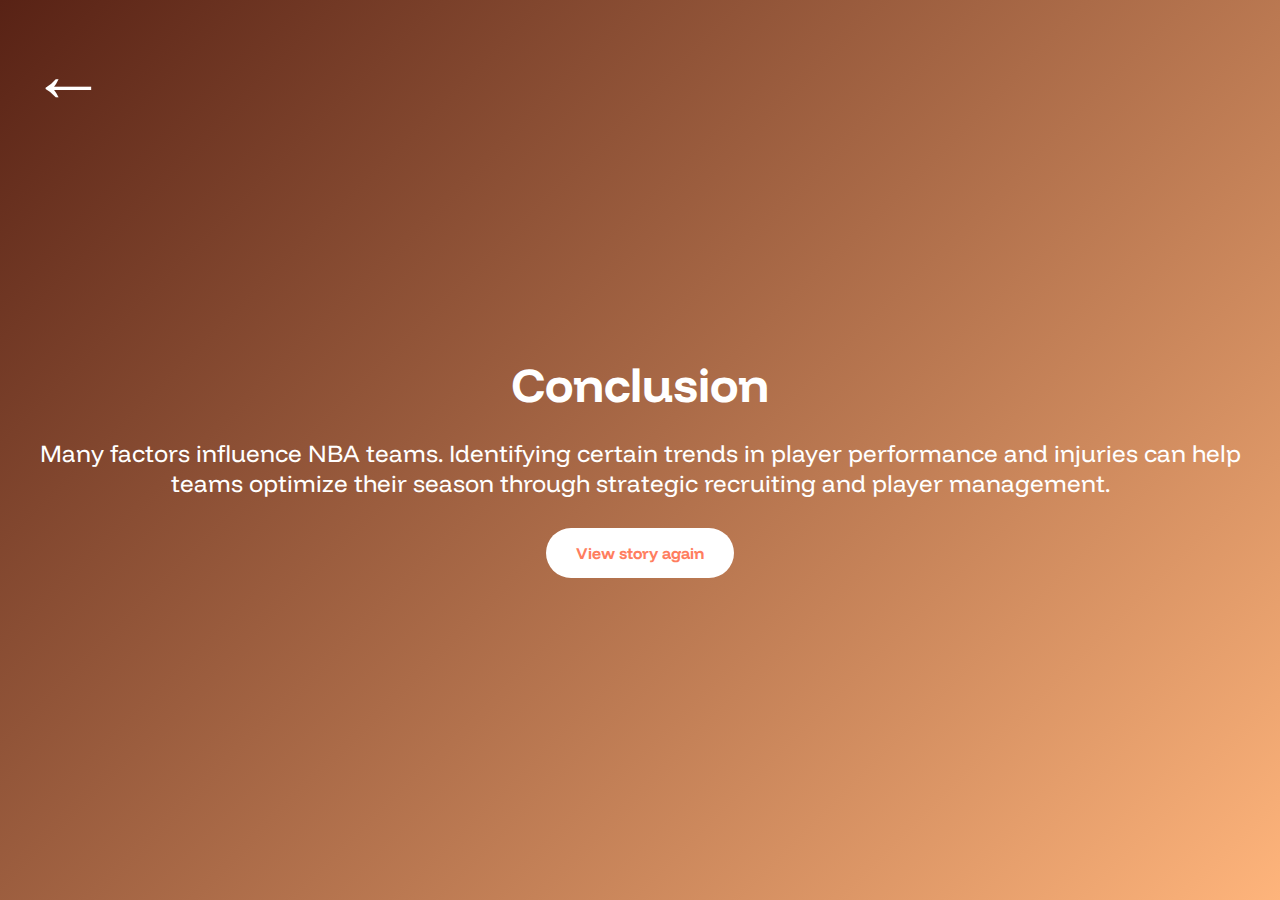
<file: finalslide.html>
<!DOCTYPE html>
<html lang="en">
<head>
    <meta charset="UTF-8">
    <meta name="viewport" content="width=device-width, initial-scale=1.0">
    <title>Points of Impact</title>
    <style>
                @import url('https://fonts.googleapis.com/css2?family=Funnel+Display:wght@300..800&family=Playwrite+FR+Moderne:wght@100..400&family=Poltawski+Nowy:ital,wght@0,400..700;1,400..700&family=Rethink+Sans:ital,wght@0,400..800;1,400..800&family=Teko:wght@300..700&display=swap');

        body, html {
            margin: 0;
            padding: 0;
            height: 100%;
            font-family: 'Arial', sans-serif;
        }

        
        body {
            background: linear-gradient(135deg, #582215, #feb47b);
            display: flex;
            justify-content: center;
            align-items: center;
            color: white;
        }
        .nav-arrow {
            position: absolute;
            top: 20px;
            font-size: 6vw;
            color: rgb(255, 255, 255);
            background-color: rgba(255, 255, 255, 0.0);
            border: none;
            padding: 10px;
            cursor: pointer;
     
            transition: background-color 0.3s;
        }

        .nav-arrow:hover {
            background-color: rgba(205, 107, 21, 0.7);
        }

        .next-arrow {
            right: 20px;
        }

        .back-arrow {
            left: 20px;
        }
        .names {
            font-family: "Funnel Display", sans-serif;
        font-optical-sizing: auto;
        font-weight: 300;
        }

        .landing-container {
            text-align: center;
            padding: 20px;
        }


        .title {
            font-size: 3rem;
            font-weight: bold;
            margin-bottom: 10px;
            font-family: "Funnel Display", sans-serif;
        font-optical-sizing: auto;
        font-weight: 700;
        }

        .subtitle {
            font-size: 1.5rem;
            margin-bottom: 30px;
            font-family: "Funnel Display", sans-serif;
        font-optical-sizing: auto;
        font-weight: 400;
        }
        #wobble {
            width: 50%;
        }


        .button {
            background-color: white;
            color: #ff7e5f;
            border: none;
            padding: 15px 30px;
            font-size: 1rem;
            font-weight: bold;
            border-radius: 25px;
            cursor: pointer;
            transition: background-color 0.3s, color 0.3s;
            font-family: "Funnel Display", sans-serif;
        font-optical-sizing: auto;
        font-weight: 700;
        }

        .button:hover {
            background-color: #ff7e5f;
            color: white;
        }
    </style>
</head>
<body>
    <button class="nav-arrow back-arrow" onclick="window.location.href='vis2.html'">&#8592;</button>

    <div class="landing-container">
        

        <h1 class="title">Conclusion</h1>
        <p class="subtitle">Many factors influence NBA teams. Identifying certain trends in player performance and injuries can help teams optimize their season through strategic recruiting and player management.</p>
        <a href="index.html">
            <button class="button">View story again</button>
          </a>
    </div>
    
</body>
</html>
</file>
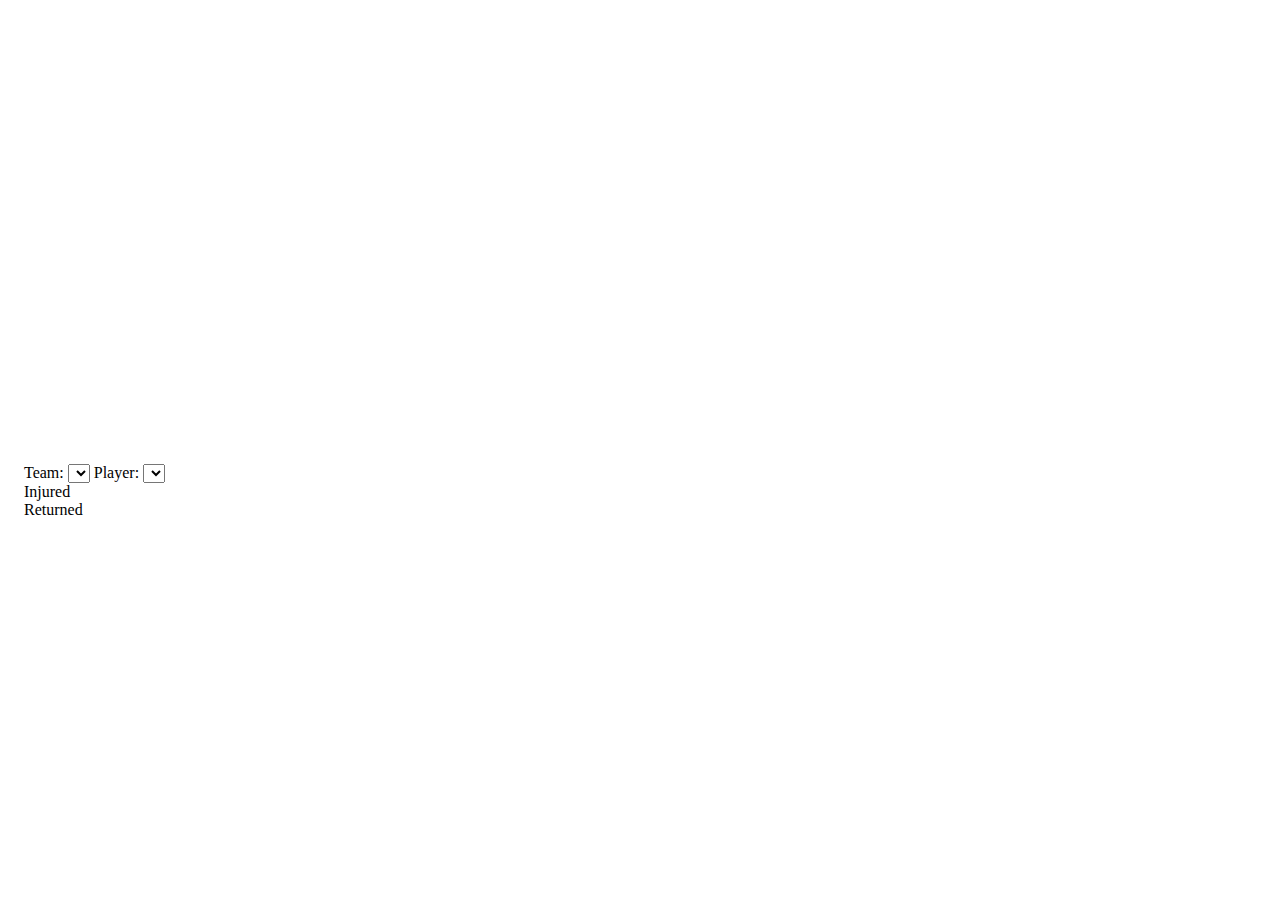
<file: injuries.html>
<!DOCTYPE HTML>
<html lang="en">
<head>
    <meta charset="UTF-8">
    <title>Ballerz</title>
    <link rel="stylesheet" href="./injuryStyle.css">
</head>
<body>
    <div id="main" style="height:440px">
        <svg id="injury" style="border: 1px solid #ffffff;">
        </svg>
    </div>
	<div class="input-grid" style="width:1450px">
        <label for="team-select">Team:</label>
        <select id="team-select">
            <!-- input options will be created from main.js -->
        </select>
        <label for="player-select">Player:</label>
        <select id="player-select">
            <!-- input options will be created from main.js -->
        </select>
        <div class="legend">
            <div class="color-box" style="background-color: red;"></div>
            <span class="label">Injured</span>
            <div class="color-box" style="background-color: green;"></div>
            <span class="label">Returned</span>
        </div>
    </div>

</body>
<script src="https://d3js.org/d3.v7.min.js"></script>
<script src="./d3-tip.js"></script>
<script src="./injury.js" type="module"></script>
</html>
</file>
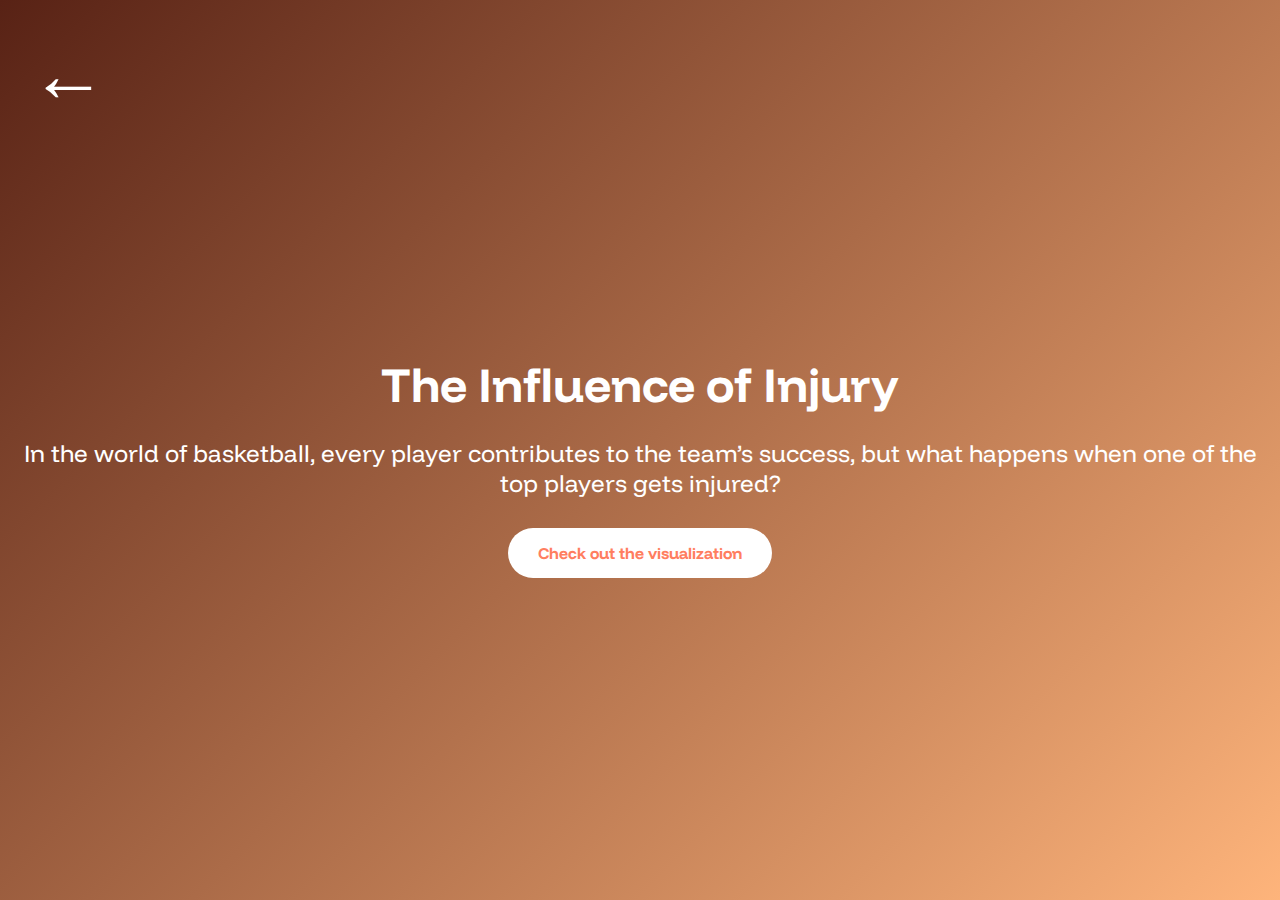
<file: injuryintro.html>
<!DOCTYPE html>
<html lang="en">
<head>
    <meta charset="UTF-8">
    <meta name="viewport" content="width=device-width, initial-scale=1.0">
    <title>Points of Impact</title>
    <style>
                @import url('https://fonts.googleapis.com/css2?family=Funnel+Display:wght@300..800&family=Playwrite+FR+Moderne:wght@100..400&family=Poltawski+Nowy:ital,wght@0,400..700;1,400..700&family=Rethink+Sans:ital,wght@0,400..800;1,400..800&family=Teko:wght@300..700&display=swap');

        body, html {
            margin: 0;
            padding: 0;
            height: 100%;
            font-family: 'Arial', sans-serif;
        }

        
        body {
            background: linear-gradient(135deg, #582215, #feb47b);
            display: flex;
            justify-content: center;
            align-items: center;
            color: white;
        }
        .nav-arrow {
            position: absolute;
            top: 20px;
            font-size: 6vw;
            color: rgb(255, 255, 255);
            background-color: rgba(255, 255, 255, 0.0);
            border: none;
            padding: 10px;
            cursor: pointer;
     
            transition: background-color 0.3s;
        }

        .nav-arrow:hover {
            background-color: rgba(205, 107, 21, 0.7);
        }

        .next-arrow {
            right: 20px;
        }

        .back-arrow {
            left: 20px;
        }
        .names {
            font-family: "Funnel Display", sans-serif;
        font-optical-sizing: auto;
        font-weight: 300;
        }

        .landing-container {
            text-align: center;
            padding: 20px;
        }


        .title {
            font-size: 3rem;
            font-weight: bold;
            margin-bottom: 10px;
            font-family: "Funnel Display", sans-serif;
        font-optical-sizing: auto;
        font-weight: 700;
        }

        .subtitle {
            font-size: 1.5rem;
            margin-bottom: 30px;
            font-family: "Funnel Display", sans-serif;
        font-optical-sizing: auto;
        font-weight: 400;
        }
        #wobble {
            width: 50%;
        }


        .button {
            background-color: white;
            color: #ff7e5f;
            border: none;
            padding: 15px 30px;
            font-size: 1rem;
            font-weight: bold;
            border-radius: 25px;
            cursor: pointer;
            transition: background-color 0.3s, color 0.3s;
            font-family: "Funnel Display", sans-serif;
        font-optical-sizing: auto;
        font-weight: 700;
        }

        .button:hover {
            background-color: #ff7e5f;
            color: white;
        }
    </style>
</head>
<body>
    <button class="nav-arrow back-arrow" onclick="window.location.href='topic1.html'">&#8592;</button>

    <div class="landing-container">
        

        <h1 class="title">The Influence of Injury </h1>
        <p class="subtitle">In the world of basketball, every player contributes to the team’s success, but what happens when one of the top players gets injured?</p>
        <a href="vis3.html">
            <button class="button">Check out the visualization</button>
          </a>
    </div>
    
</body>
</html>
</file>
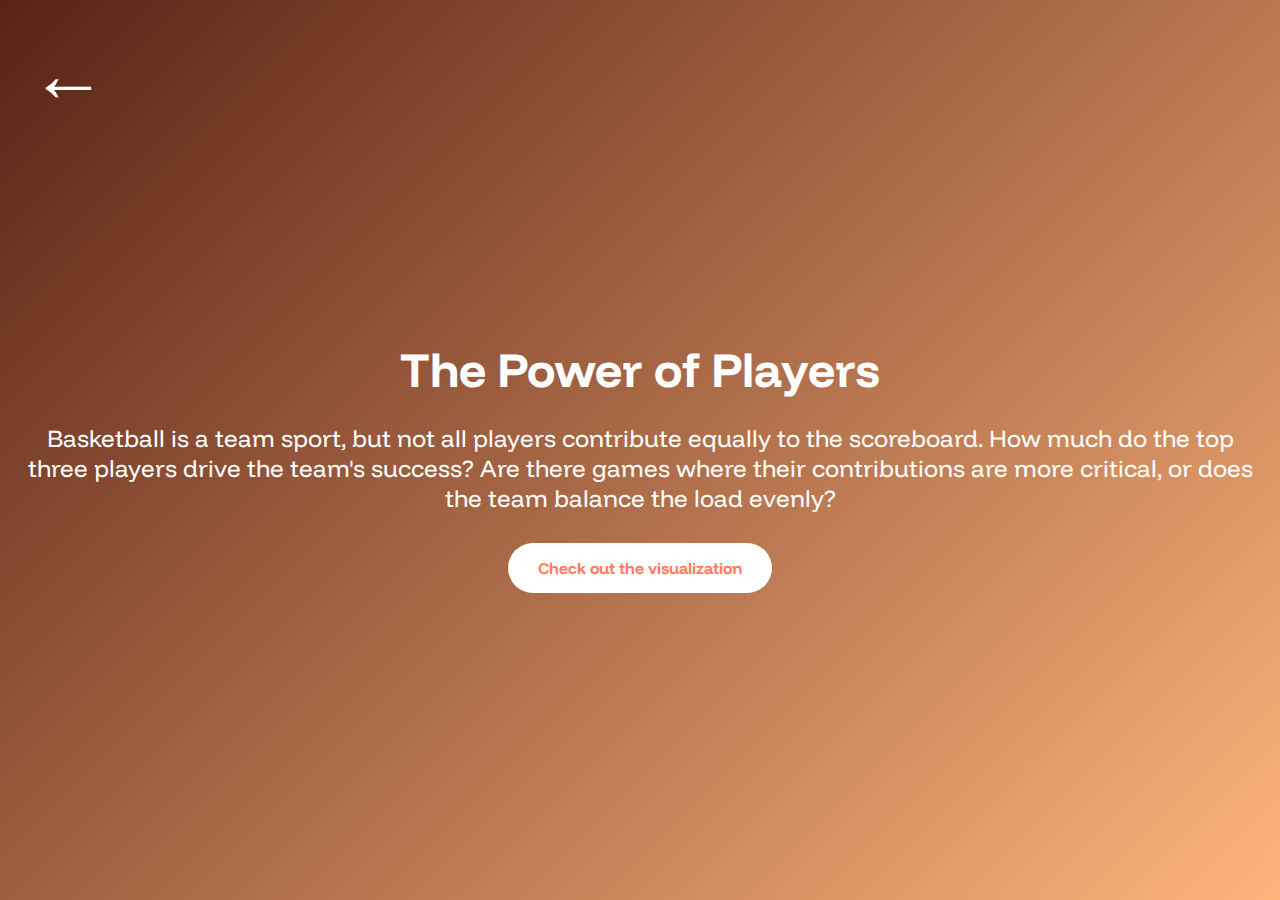
<file: pointsintro.html>
<!DOCTYPE html>
<html lang="en">
<head>
    <meta charset="UTF-8">
    <meta name="viewport" content="width=device-width, initial-scale=1.0">
    <title>Points of Impact</title>
    <style>
                @import url('https://fonts.googleapis.com/css2?family=Funnel+Display:wght@300..800&family=Playwrite+FR+Moderne:wght@100..400&family=Poltawski+Nowy:ital,wght@0,400..700;1,400..700&family=Rethink+Sans:ital,wght@0,400..800;1,400..800&family=Teko:wght@300..700&display=swap');

        body, html {
            margin: 0;
            padding: 0;
            height: 100%;
            font-family: 'Arial', sans-serif;
        }

        
        body {
            background: linear-gradient(135deg, #582215, #feb47b);
            display: flex;
            justify-content: center;
            align-items: center;
            color: white;
        }
        .nav-arrow {
            position: absolute;
            top: 20px;
            font-size: 6vw;
            color: rgb(255, 255, 255);
            background-color: rgba(255, 255, 255, 0.0);
            border: none;
            padding: 10px;
            cursor: pointer;
     
            transition: background-color 0.3s;
        }

        .nav-arrow:hover {
            background-color: rgba(205, 107, 21, 0.7);
        }

        .next-arrow {
            right: 20px;
        }

        .back-arrow {
            left: 20px;
        }
        .names {
            font-family: "Funnel Display", sans-serif;
        font-optical-sizing: auto;
        font-weight: 300;
        }

        .landing-container {
            text-align: center;
            padding: 20px;
        }


        .title {
            font-size: 3rem;
            font-weight: bold;
            margin-bottom: 10px;
            font-family: "Funnel Display", sans-serif;
        font-optical-sizing: auto;
        font-weight: 700;
        }

        .subtitle {
            font-size: 1.5rem;
            margin-bottom: 30px;
            font-family: "Funnel Display", sans-serif;
        font-optical-sizing: auto;
        font-weight: 400;
        }
        #wobble {
            width: 50%;
        }


        .button {
            background-color: white;
            color: #ff7e5f;
            border: none;
            padding: 15px 30px;
            font-size: 1rem;
            font-weight: bold;
            border-radius: 25px;
            cursor: pointer;
            transition: background-color 0.3s, color 0.3s;
            font-family: "Funnel Display", sans-serif;
        font-optical-sizing: auto;
        font-weight: 700;
        }

        .button:hover {
            background-color: #ff7e5f;
            color: white;
        }
    </style>
</head>
<body>
    <button class="nav-arrow back-arrow" onclick="window.location.href='vis3.html'">&#8592;</button>

    <div class="landing-container">
        

        <h1 class="title">The Power of Players</h1>
        <p class="subtitle">Basketball is a team sport, but not all players contribute equally to the scoreboard. How much do the top three players drive the team's success? Are there games where their contributions are more critical, or does the team balance the load evenly?</p>
        <a href="vis2.html">
            <button class="button">Check out the visualization</button>
          </a>
    </div>
    
</body>
</html>
</file>
<file: injuryStyle.css>
path{
    stroke: rgb(60, 60, 60);
    stroke-width: 2px;
    fill: none;
}

.axis line,
.axis path {
    stroke: #555;
}

.input-grid {
    background-color: #ffffff;
    border-radius: 16px;
    padding: 8px 16px;
    margin: 8px 0 0px 0;
    max-width: 240px;
}

circle.dot {
    fill: none;
    stroke: rgb(60, 60, 60);
    stroke-width: 1.5;
}

circle.dot:hover {
    fill:rgb(60, 60, 60);
}

.d3-tip {
    line-height: 1;
    padding: 6px;
    background: rgba(240, 240, 240, 0.95);
    color: #333;
    border-radius: 4px;
    font-size: 12px;
  }
  
  /* Creates a small triangle extender for the tooltip */
  .d3-tip:after {
    box-sizing: border-box;
    display: inline;
    font-size: 10px;
    width: 100%;
    line-height: 1;
    color: rgba(240, 240, 240, 0.95);
    content: "\25BC";
    position: absolute;
    text-align: center;
  }
  
  /* Style northward tooltips specifically */
  .d3-tip.n:after {
    margin: -2px 0 0 0;
    top: 100%;
    left: 0;
  }
  
  .d3-tip h5{
    font-size: 13px;
    font-weight: 600;
    margin: 2px 10px 4px 2px;
  }
  
  .d3-tip thead td {
    border-bottom: 1px solid #ccc;
    font-size: 10px;
    font-weight: 600;
  }
  
  .d3-tip td {
    padding: 2px 10px 2px 2px;
  }
  
  .d3-tip thead tr {
    padding-top: 10px;
  }
</file>
